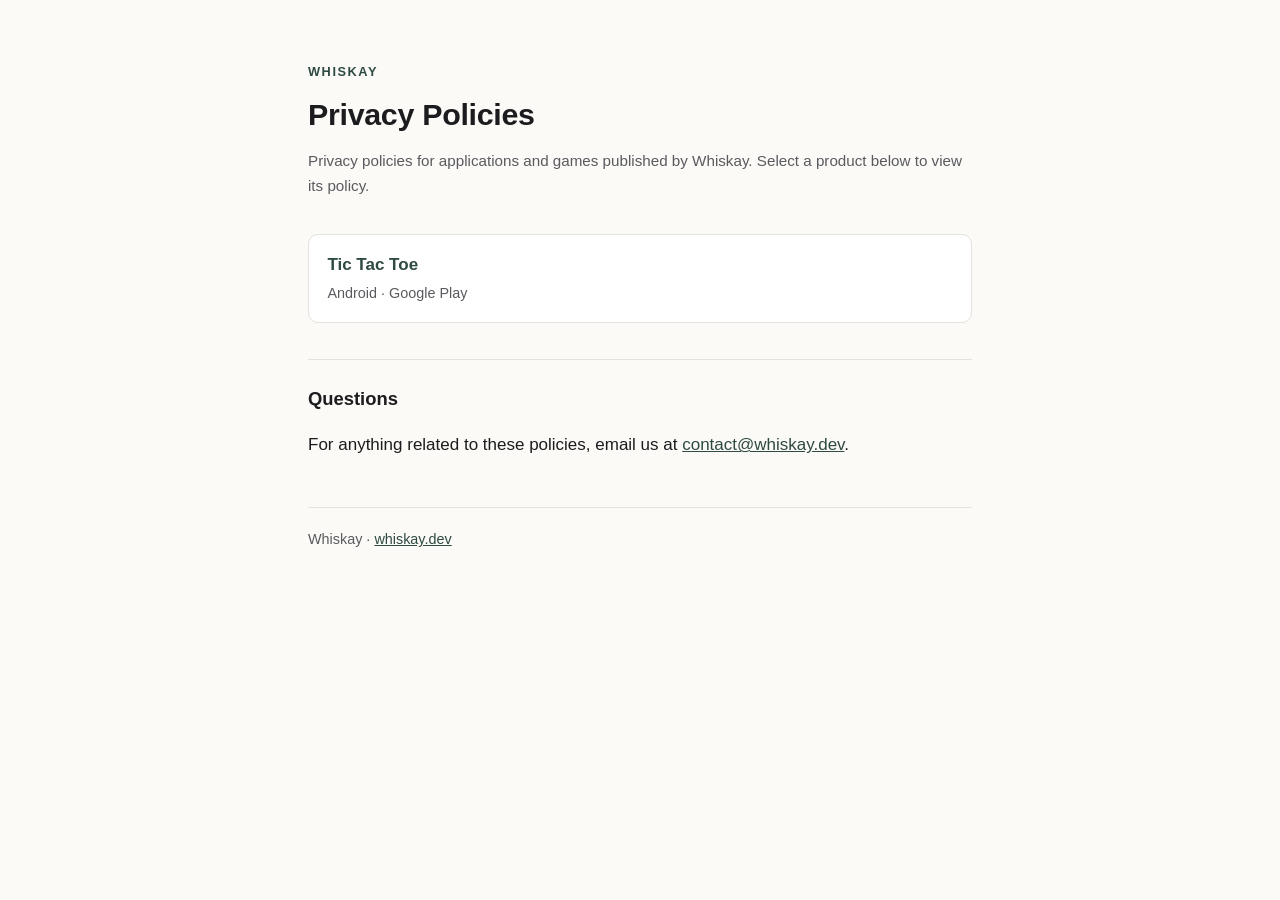
<file: index.html>
<!DOCTYPE html>
<html lang="en">
<head>
  <meta charset="UTF-8">
  <meta name="viewport" content="width=device-width, initial-scale=1.0">
  <title>Privacy Policies — Whiskay</title>
  <meta name="description" content="Privacy policies for applications and games published by Whiskay.">
  <link rel="stylesheet" href="assets/style.css">
</head>
<body>
  <main>
    <p class="eyebrow">Whiskay</p>
    <h1>Privacy Policies</h1>
    <p class="subtitle">Privacy policies for applications and games published by Whiskay. Select a product below to view its policy.</p>

    <ul class="apps">
      <li>
        <a href="tic-tac-toe/">
          <span class="app-name">Tic Tac Toe</span>
          <span class="app-meta">Android · Google Play</span>
        </a>
      </li>
      <!-- Add future apps here, one card per app:
      <li>
        <a href="app-slug/">
          <span class="app-name">App Name</span>
          <span class="app-meta">Android · Google Play</span>
        </a>
      </li>
      -->
    </ul>

    <h2>Questions</h2>
    <p>For anything related to these policies, email us at <a href="mailto:contact@whiskay.dev">contact@whiskay.dev</a>.</p>

    <footer>
      Whiskay · <a href="https://whiskay.dev" rel="noopener">whiskay.dev</a>
    </footer>
  </main>
</body>
</html>
</file>
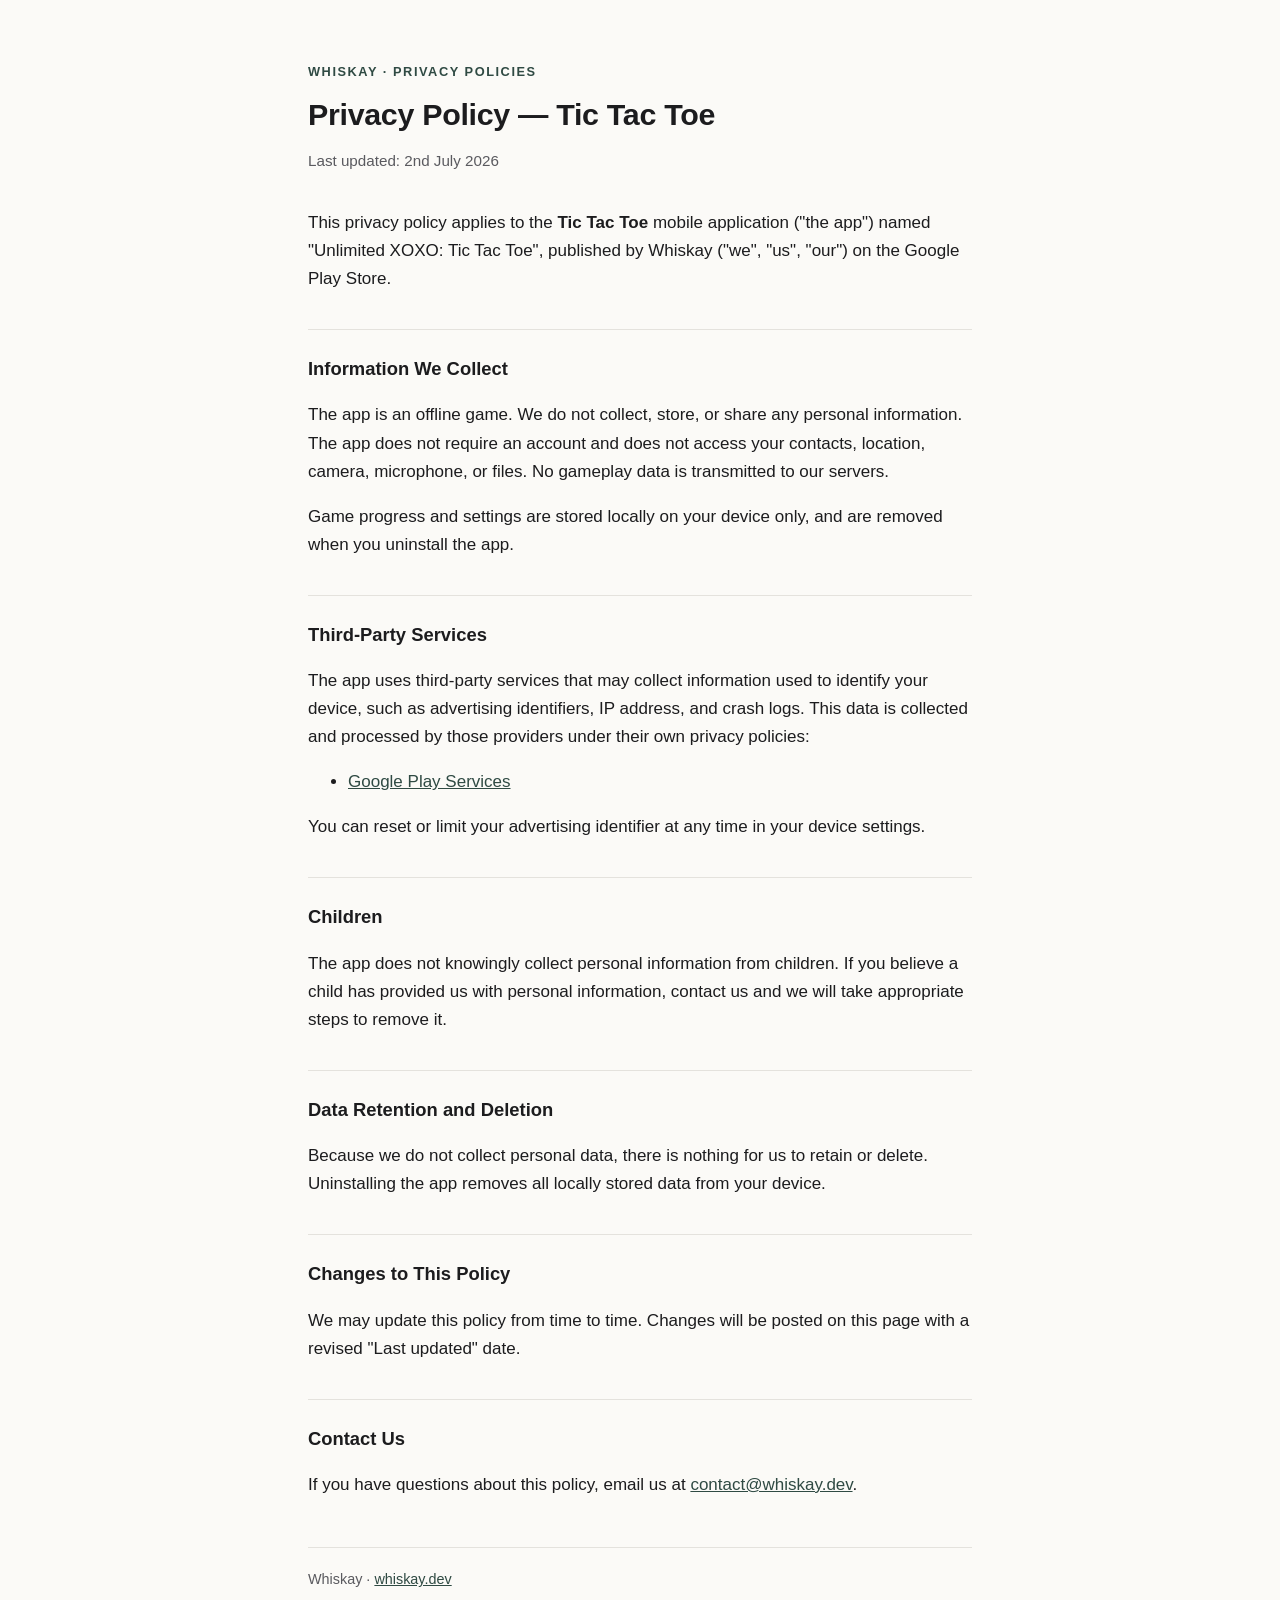
<file: tic-tac-toe/index.html>
<!DOCTYPE html>
<html lang="en">
<head>
  <meta charset="UTF-8">
  <meta name="viewport" content="width=device-width, initial-scale=1.0">
  <title>Privacy Policy — Tic Tac Toe | Whiskay</title>
  <meta name="description" content="Privacy policy for the Tic Tac Toe app published by Whiskay on the Google Play Store.">
  <link rel="stylesheet" href="../assets/style.css">
</head>
<body>
  <main>
    <p class="eyebrow"><a href="../">Whiskay · Privacy Policies</a></p>
    <h1>Privacy Policy — Tic Tac Toe</h1>
    <p class="updated">Last updated: 2nd July 2026</p>

    <p>This privacy policy applies to the <strong>Tic Tac Toe</strong> mobile application ("the app") named "Unlimited XOXO: Tic Tac Toe", published by Whiskay ("we", "us", "our") on the Google Play Store.</p>

    <h2>Information We Collect</h2>
    <p>The app is an offline game. We do not collect, store, or share any personal information. The app does not require an account and does not access your contacts, location, camera, microphone, or files. No gameplay data is transmitted to our servers.</p>
    <p>Game progress and settings are stored locally on your device only, and are removed when you uninstall the app.</p>

    <h2>Third-Party Services</h2>
    <p>The app uses third-party services that may collect information used to identify your device, such as advertising identifiers, IP address, and crash logs. This data is collected and processed by those providers under their own privacy policies:</p>
    <ul>
      <li><a href="https://policies.google.com/privacy" rel="noopener">Google Play Services</a></li>
    </ul>
    <p>You can reset or limit your advertising identifier at any time in your device settings.</p> 

    <h2>Children</h2>
    <p>The app does not knowingly collect personal information from children. If you believe a child has provided us with personal information, contact us and we will take appropriate steps to remove it.</p>

    <h2>Data Retention and Deletion</h2>
    <p>Because we do not collect personal data, there is nothing for us to retain or delete. Uninstalling the app removes all locally stored data from your device.</p>

    <h2>Changes to This Policy</h2>
    <p>We may update this policy from time to time. Changes will be posted on this page with a revised "Last updated" date.</p>

    <h2>Contact Us</h2>
    <p>If you have questions about this policy, email us at <a href="mailto:contact@whiskay.dev">contact@whiskay.dev</a>.</p>

    <footer>
      Whiskay · <a href="https://whiskay.dev" rel="noopener">whiskay.dev</a>
    </footer>
  </main>
</body>
</html>
</file>
<file: assets/style.css>
:root {
  --ink: #1c1c1e;
  --muted: #5a5a5f;
  --line: #e4e2dd;
  --bg: #fbfaf7;
  --card: #ffffff;
  --accent: #2f4a43;
}

@media (prefers-color-scheme: dark) {
  :root {
    --ink: #ececec;
    --muted: #a0a0a5;
    --line: #33332f;
    --bg: #161614;
    --card: #1f1f1c;
    --accent: #8fbfae;
  }
}

* { box-sizing: border-box; }

body {
  margin: 0;
  background: var(--bg);
  color: var(--ink);
  font: 17px/1.65 -apple-system, BlinkMacSystemFont, "Segoe UI", Roboto,
    "Helvetica Neue", Arial, sans-serif;
  -webkit-font-smoothing: antialiased;
}

main {
  max-width: 44rem;
  margin: 0 auto;
  padding: 3rem 1.25rem 4rem;
}

.eyebrow {
  font-size: 0.8rem;
  letter-spacing: 0.12em;
  text-transform: uppercase;
  color: var(--accent);
  font-weight: 600;
}

.eyebrow a {
  color: inherit;
  text-decoration: none;
}

.eyebrow a:hover { text-decoration: underline; }

h1 {
  font-size: 1.9rem;
  line-height: 1.25;
  margin: 0.4rem 0 0.25rem;
  letter-spacing: -0.01em;
}

.updated,
.subtitle {
  color: var(--muted);
  font-size: 0.95rem;
  margin-bottom: 2.25rem;
}

h2 {
  font-size: 1.15rem;
  margin: 2.25rem 0 0.6rem;
  padding-top: 1.5rem;
  border-top: 1px solid var(--line);
}

a { color: var(--accent); }

/* Home page app cards */
.apps {
  list-style: none;
  margin: 0;
  padding: 0;
  display: grid;
  gap: 0.9rem;
}

.apps a {
  display: block;
  background: var(--card);
  border: 1px solid var(--line);
  border-radius: 10px;
  padding: 1rem 1.15rem;
  text-decoration: none;
  color: var(--ink);
  transition: border-color 120ms ease;
}

.apps a:hover { border-color: var(--accent); }

.apps .app-name {
  font-weight: 600;
  color: var(--accent);
}

.apps .app-meta {
  display: block;
  color: var(--muted);
  font-size: 0.9rem;
  margin-top: 0.2rem;
}

footer {
  border-top: 1px solid var(--line);
  margin-top: 3rem;
  padding-top: 1.25rem;
  color: var(--muted);
  font-size: 0.9rem;
}
</file>
